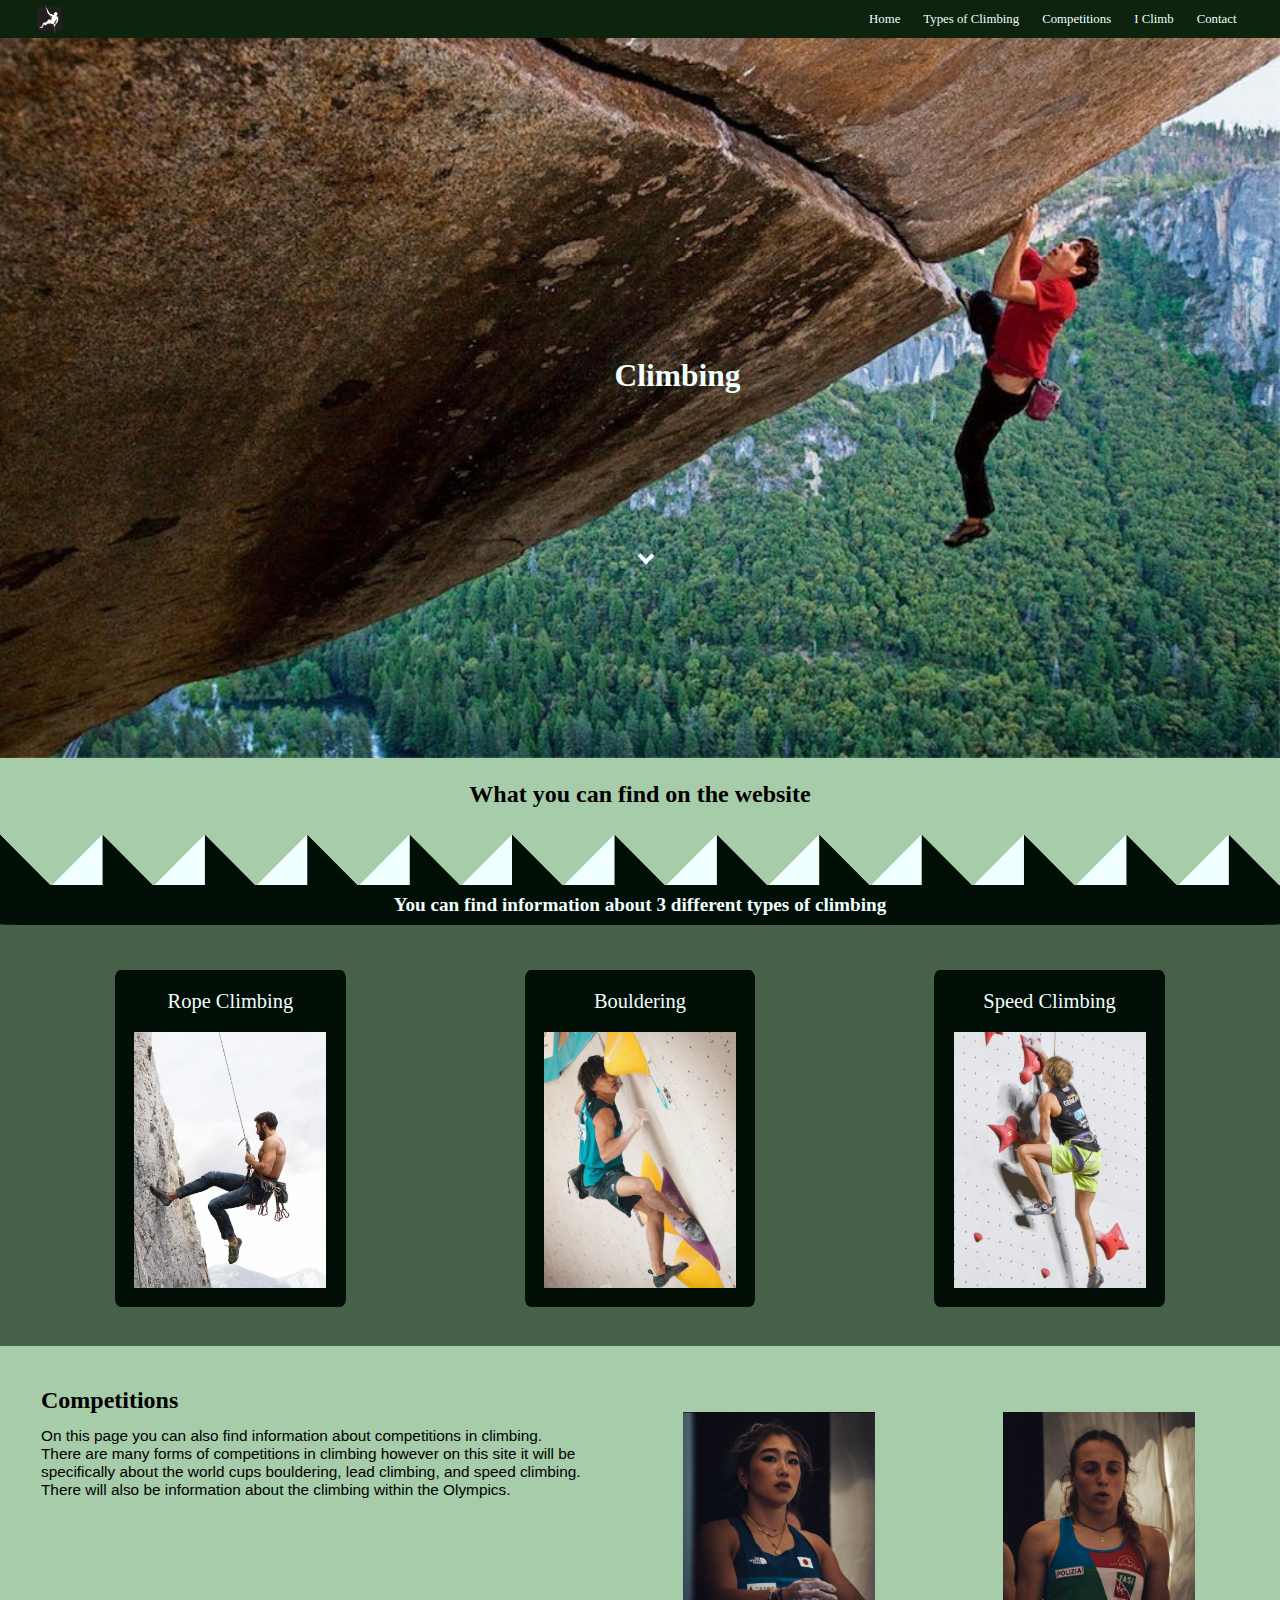
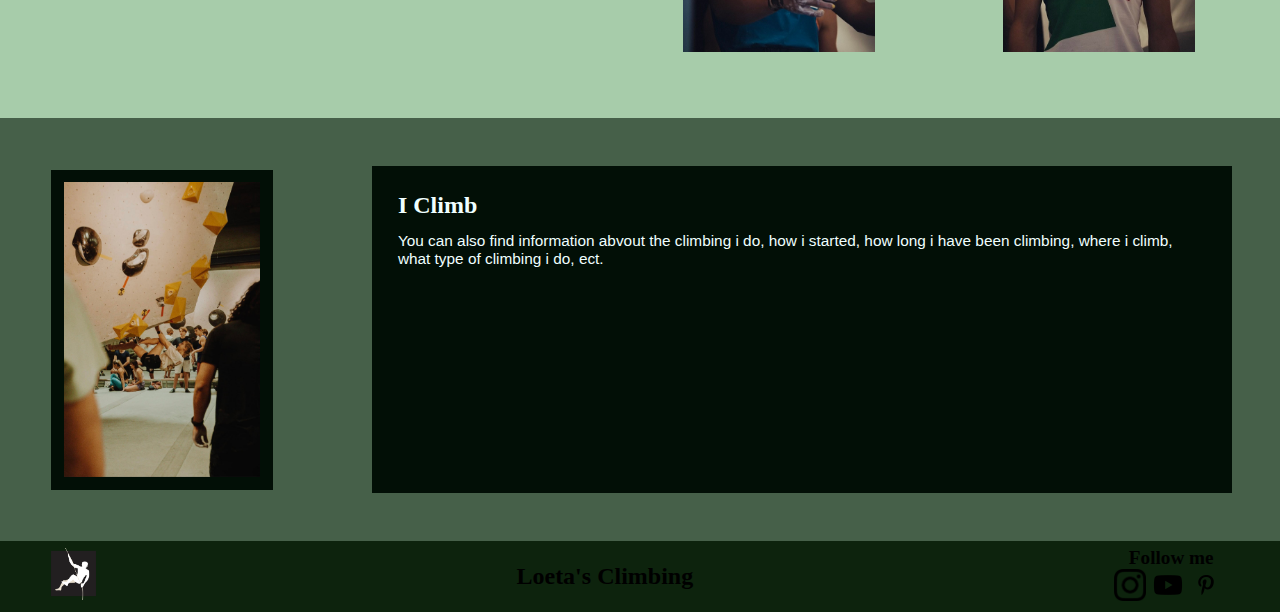
<file: index.html>
<!DOCTYPE html>
<html lang="en">
<head>
    <meta charset="UTF-8">
    <meta name="viewport" content="width=device-width, initial-scale=1.0">
    <link rel="stylesheet" href="style.css">
    <title>Home - Loeta</title>
</head>

<body>
    <!--header-->
    <header>
        <!--navigatie-->
        <nav>
            <a href="index.html"><img src="images/logo.png" alt="logo"></a>
            <ul>
                <li><a href="contact.html">Contact</a></li>
                <li><a href="iclimb.html">I Climb</a></li>
                <li><a href="competition.html">Competitions</a></li>
                <li><a href="climbing.html">Types of Climbing</a></li>
                <li><a href="index.html">Home</a></li>
            </ul>
        </nav>
    </header>

    <!--main-->
    <main>
        <section class="hero">
            <img src="images/climbing_1.jpg" alt="Alex Honnold free soloing El Capitan" >
            <h1>Climbing</h1>
            <i class="arrow"></i>
        </section>
        

        <section class="home-text-box">
            <h2> What you can find on the website</h2>
        </section> 

        <section class="home-types-of-climbing">
            <h3>You can find information about 3 different types of climbing</h3>
            <ul>
                <li><a href="climbing.html">Rope Climbing <img src="images/climbing_3.jpeg" alt="rope climbing"></a></li>
                <li><a href="climbing.html">Bouldering <img src="images/climbing_4.jpeg" alt="yoshiyuki ogata bouldering"></a></li>
                <li><a href="climbing.html">Speed Climbing <img src="images/climbing_5.jpeg" alt="speed climbing"></a></li>
            </ul>
        </section>

        <section class="home-competitions">
            <div>
                <a href="competition.html">Competitions</a>
                <p>
                    On this page you can also find information about competitions
                    in climbing. <br> There are many forms of competitions in climbing
                    however on this site it will be <br> specifically about the world cups
                    bouldering, lead climbing, and speed climbing. <br> There will also 
                    be information about the climbing within the Olympics. 
                </p>
            </div>
            <img src="images/climbing_9.jpeg" alt="nonaka miho">
            <img src="images/climbing_13.jpeg" alt="Camilla Moroni">
        </section>

        <section class="home-me">
            <img src="images/loeta_climbing_1.jpeg" alt="loeta climbing">
            <div>
                <a href="iclimb.html">I Climb</a>
                <p>
                    You can also find information abvout the climbing i do,
                    how i started, how long i have been climbing, where i climb,
                    what type of climbing i do, ect.
                </p>
            </div>
        </section>
    </main>

    <!--footer-->
    <footer>
        <a href="index.html"><img src="images/logo.png" alt="logo"></a>
        <h2>Loeta's Climbing</h2>
        <div>
            <h3>Follow me</h3>
            <ul>
                <li> <a href="https://www.instagram.com/loetaaarden/" target="_blank"><img src="images/Instagram-logo.png" alt="instagram"></a></li>
                <li> <a href="https://www.youtube.com/channel/UCgbvkBoCpEAy3pnbHzptwwg" target="_blank"><img src="images/youtube-icon.png" alt="youtube"></a></li>
                <li> <a href="https://nl.pinterest.com/loetaaarden5/" target="_blank"><img src="images/pinterest-icon.png" alt="pinterest"></a></li>
            </ul>
        </div>
    </footer>
</body>
</html>
</file>
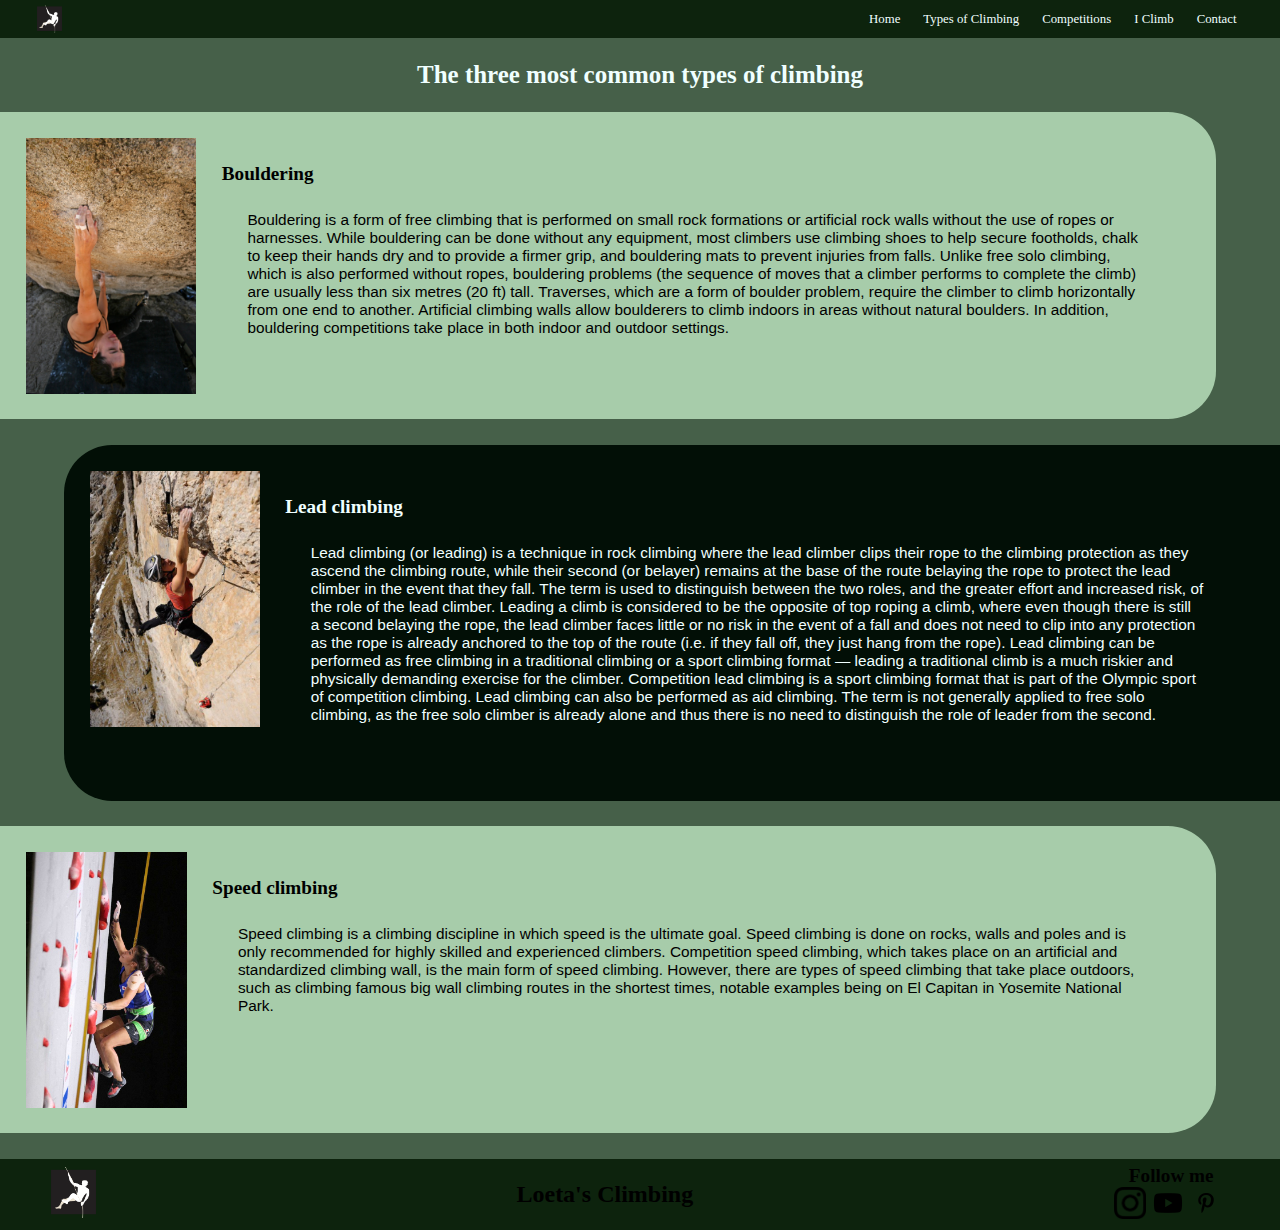
<file: climbing.html>
<!DOCTYPE html>
<html lang="en">
<head>
    <meta charset="UTF-8">
    <meta name="viewport" content="width=device-width, initial-scale=1.0">
    <link rel="stylesheet" href="style.css">
    <title>Klimmen</title>
</head>
<body>
    <!--header-->
    <header>
        <!--navigatie-->
        <nav>
            <a href="index.html"><img src="images/logo.png" alt="logo"></a>
            <ul>
                <li><a href="contact.html">Contact</a></li>
                <li><a href="iclimb.html">I Climb</a></li>
                <li><a href="competition.html">Competitions</a></li>
                <li><a href="climbing.html">Types of Climbing</a></li>
                <li><a href="index.html">Home</a></li>
            </ul>
        </nav>
    </header>

    <!--main-->
    <main>
        <section class="climbing-text">
            <h2>The three most common types of climbing</h2>
        </section>

        <section class="climbing-bouldering">
            <img src="images/climbing_6.jpg" alt="bouldering">
            <div>
                <h3>Bouldering</h3>
                <p>Bouldering is a form of free climbing that is
                performed on small rock formations or artificial 
                rock walls without the use of ropes or harnesses.
                While bouldering can be done without any equipment,
                most climbers use climbing shoes to help secure footholds, 
                chalk to keep their hands dry and to provide a firmer grip, 
                and bouldering mats to prevent injuries from falls. 
                Unlike free solo climbing, which is also performed without ropes, 
                bouldering problems (the sequence of moves that a climber performs 
                to complete the climb) are usually less than six metres (20 ft) tall. 
                Traverses, which are a form of boulder problem, 
                require the climber to climb horizontally from one end to another.
                Artificial climbing walls allow boulderers to climb indoors 
                in areas without natural boulders. 
                In addition, bouldering competitions take place in both 
                indoor and outdoor settings.</p>
            </div>
        </section>

        <section class="climbing-lead">
            <img src="images/climbing_7.jpg" alt="lead climbing">
            <div>
                <h3>Lead climbing</h3>
                <p>Lead climbing (or leading) is a technique in 
                rock climbing where the lead climber clips their 
                rope to the climbing protection as they ascend the 
                climbing route, while their second (or belayer) remains
                at the base of the route belaying the rope to protect
                the lead climber in the event that they fall. 
                The term is used to distinguish between the two roles, 
                and the greater effort and increased risk, of the role 
                of the lead climber.
                Leading a climb is considered to be the opposite of 
                top roping a climb, where even though there is still 
                a second belaying the rope, the lead climber faces 
                little or no risk in the event of a fall and does not 
                need to clip into any protection as the rope is already 
                anchored to the top of the route (i.e. if they fall off, 
                they just hang from the rope).
                Lead climbing can be performed as free climbing 
                in a traditional climbing or a sport climbing format — 
                leading a traditional climb is a much riskier and 
                physically demanding exercise for the climber. 
                Competition lead climbing is a sport climbing 
                format that is part of the Olympic sport of competition 
                climbing. Lead climbing can also be performed as aid 
                climbing. The term is not generally applied to free solo 
                climbing, as the free solo climber is already alone and 
                thus there is no need to distinguish the role of leader 
                from the second.</p>
            </div>
        </section>

        <section class="climbing-speed">
            <img src="images/climbing_8.jpg" alt="speed climbing">
            <div>
                <h3>Speed climbing</h3>
                <p>Speed climbing is a climbing discipline 
                in which speed is the ultimate goal.
                Speed climbing is done on rocks, walls and poles 
                and is only recommended for highly skilled and 
                experienced climbers.
                Competition speed climbing, 
                which takes place on an artificial and standardized 
                climbing wall, is the main form of speed climbing. 
                However, there are types of speed climbing that take 
                place outdoors, such as climbing famous big wall 
                climbing routes in the shortest times, notable examples 
                being on El Capitan in Yosemite National Park.</p>
            </div>
        </section>
    </main>

    <!--footer-->
    <footer>
        <a href="index.html"><img src="images/logo.png" alt="logo"></a>
        <h2>Loeta's Climbing</h2>
        <div>
            <h3>Follow me</h3>
            <ul>
                <li> <a href="https://www.instagram.com/loetaaarden/" target="_blank"><img src="images/Instagram-logo.png" alt="instagram"></a></li>
                <li> <a href="https://www.youtube.com/channel/UCgbvkBoCpEAy3pnbHzptwwg" target="_blank"><img src="images/youtube-icon.png" alt="youtube"></a></li>
                <li> <a href="https://nl.pinterest.com/loetaaarden5/" target="_blank"><img src="images/pinterest-icon.png" alt="pinterest"></a></li>
            </ul>
        </div>
    </footer>

</body>
</html>
</file>
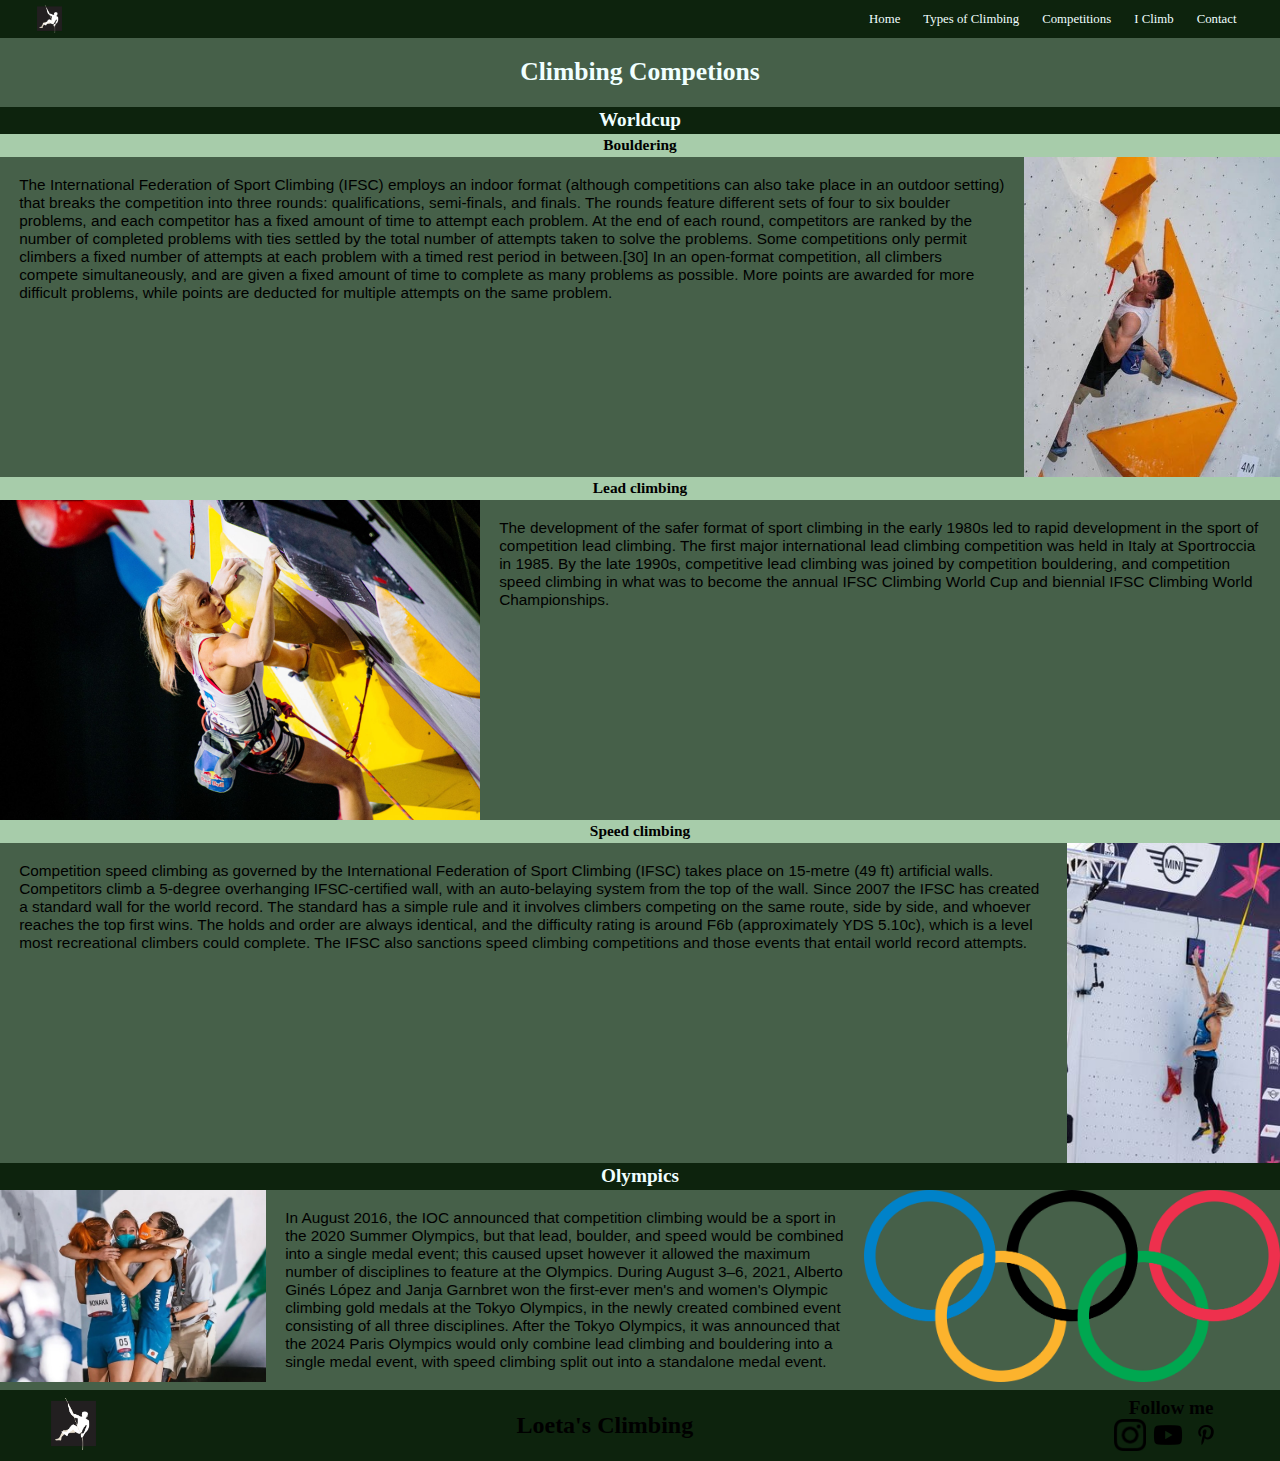
<file: competition.html>
<!DOCTYPE html>
<html lang="en">
<head>
    <meta charset="UTF-8">
    <meta name="viewport" content="width=device-width, initial-scale=1.0">
    <link rel="stylesheet" href="style.css">
    <title>Klimmen</title>
</head>
<body>
    <!--header-->
    <header>
        <!--navigatie-->
        <nav>
            <a href="index.html"><img src="images/logo.png" alt="logo"></a>
            <ul>
                <li><a href="contact.html">Contact</a></li>
                <li><a href="iclimb.html">I Climb</a></li>
                <li><a href="competition.html">Competitions</a></li>
                <li><a href="climbing.html">Types of Climbing</a></li>
                <li><a href="index.html">Home</a></li>
            </ul>
        </nav>
    </header>

    <!--main-->
    <main>
        <section class="competitions">
            <h2>Climbing Competions</h2>
            <h3>Worldcup</h3>

            <section class="competitions-worldcup">
                <h4>Bouldering</h4>

                <div>
                    <img src="images/climbing_10.jpeg" alt="bouldering">
                    <p>The International Federation of Sport Climbing (IFSC)
                        employs an indoor format (although competitions can also 
                        take place in an outdoor setting) that breaks the competition 
                        into three rounds: qualifications, semi-finals, and finals. 
                        The rounds feature different sets of four to six boulder 
                        problems, and each competitor has a fixed amount of time to 
                        attempt each problem. At the end of each round, competitors 
                        are ranked by the number of completed problems with ties 
                        settled by the total number of attempts taken to solve the 
                        problems.
                        Some competitions only permit climbers a fixed number of 
                        attempts at each problem with a timed rest period in 
                        between.[30] In an open-format competition, all climbers 
                        compete simultaneously, and are given a fixed amount of 
                        time to complete as many problems as possible. 
                        More points are awarded for more difficult problems, 
                        while points are deducted for multiple attempts on the 
                        same problem.
                    </p>
                </div>

                <h4>Lead climbing</h4>

                <div>
                    <p>
                        The development of the safer format of sport 
                        climbing in the early 1980s led to rapid development 
                        in the sport of competition lead climbing. 
                        The first major international lead climbing 
                        competition was held in Italy at Sportroccia in 1985. 
                        By the late 1990s, competitive lead climbing was joined 
                        by competition bouldering, and competition speed 
                        climbing in what was to become the annual IFSC 
                        Climbing World Cup and biennial IFSC Climbing 
                        World Championships.
                    </p>
                    <img src="images/climbing_2.jpg" alt="Janja Garnbret in the lead climbing worldcup">
                </div>

                <h4>Speed climbing</h4>
                    
                <div>
                    <img src="images/climbing_11.jpg" alt="Speed Climbing">
                    <p>Competition speed climbing as governed by the 
                        International Federation of Sport Climbing (IFSC) 
                        takes place on 15-metre (49 ft) artificial walls. 
                        Competitors climb a 5-degree overhanging IFSC-certified 
                        wall, with an auto-belaying system from the top of the 
                        wall.
                        Since 2007 the IFSC has created a standard wall for the 
                        world record. The standard has a simple rule and it 
                        involves climbers competing on the same route, 
                        side by side, and whoever reaches the top first wins.
                        The holds and order are always identical, and the 
                        difficulty rating is around F6b (approximately YDS 5.10c), 
                        which is a level most recreational climbers could complete. 
                        The IFSC also sanctions speed climbing competitions 
                        and those events that entail world record attempts.
                    </p>
                </div>
            </section>

            <h3>Olympics</h3>

            <section class="competitions-olympics">
                <div>
                    <img src="images/Olympics.svg.png" alt="olympics rings">
                    <p>In August 2016, the IOC announced that competition 
                        climbing would be a sport in the 2020 Summer Olympics, 
                        but that lead, boulder, and speed would be combined into
                        a single medal event; this caused upset however it 
                        allowed the maximum number of disciplines to feature 
                        at the Olympics. During August 3–6, 2021, 
                        Alberto Ginés López and Janja Garnbret won the first-ever 
                        men's and women's Olympic climbing gold medals at the Tokyo 
                        Olympics, in the newly created combined event consisting of 
                        all three disciplines.
                        After the Tokyo Olympics, it was announced that the 
                        2024 Paris Olympics would only combine lead climbing 
                        and bouldering into a single medal event, with speed 
                        climbing split out into a standalone medal event.
                    </p>
                    <img src="images/climbing_12.jpeg" alt="Janja Garnbret wins the olympics">
                </div>
            </section>
        </section>
    </main>

    <!--footer-->
    <footer>
        <a href="index.html"><img src="images/logo.png" alt="logo"></a>
        <h2>Loeta's Climbing</h2>
        <div>
            <h3>Follow me</h3>
            <ul>
                <li> <a href="https://www.instagram.com/loetaaarden/" target="_blank"><img src="images/Instagram-logo.png" alt="instagram"></a></li>
                <li> <a href="https://www.youtube.com/channel/UCgbvkBoCpEAy3pnbHzptwwg" target="_blank"><img src="images/youtube-icon.png" alt="youtube"></a></li>
                <li> <a href="https://nl.pinterest.com/loetaaarden5/" target="_blank"><img src="images/pinterest-icon.png" alt="pinterest"></a></li>
            </ul>
        </div>
    </footer>
</body>
</html>
</file>
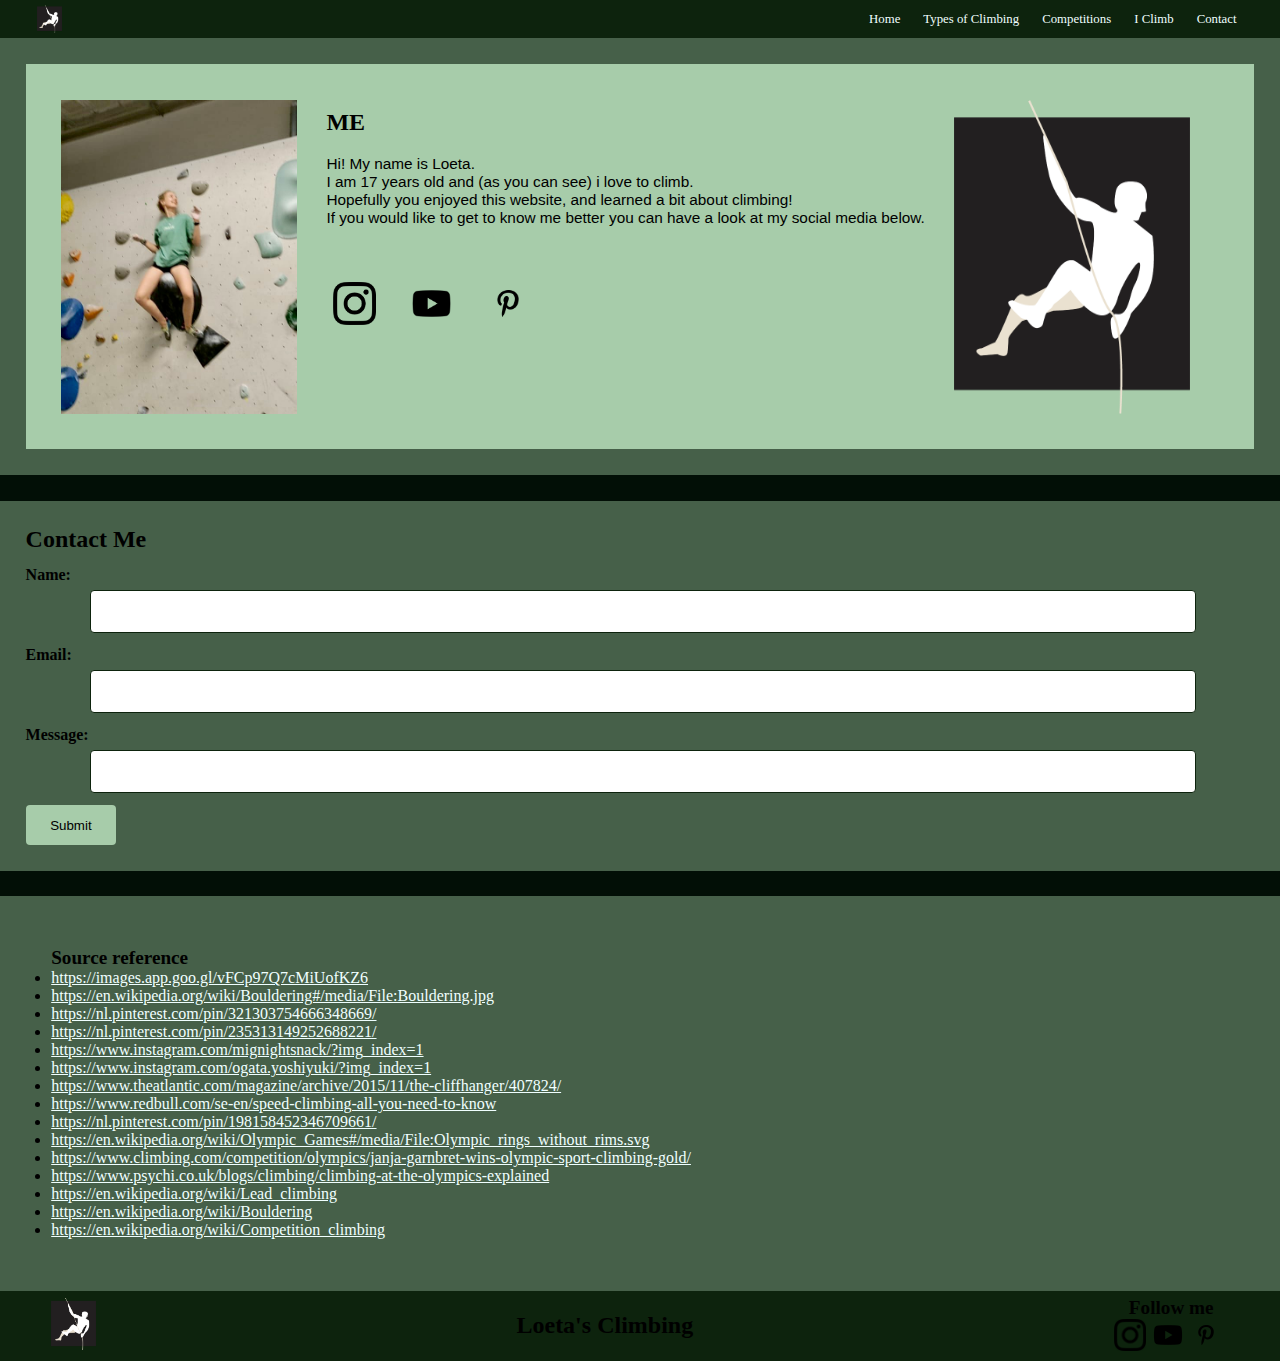
<file: contact.html>
<!DOCTYPE html>
<html lang="en">
<head>
    <meta charset="UTF-8">
    <meta name="viewport" content="width=device-width, initial-scale=1.0">
    <link rel="stylesheet" href="style.css">
    <title>Contact</title>
</head>
<body>
    <!--header-->
    <header>
        <!--navigatie-->
        <nav>
            <a href="index.html"><img src="images/logo.png" alt="logo"></a>
            <ul>
                <li><a href="contact.html">Contact</a></li>
                <li><a href="iclimb.html">I Climb</a></li>
                <li><a href="competition.html">Competitions</a></li>
                <li><a href="climbing.html">Types of Climbing</a></li>
                <li><a href="index.html">Home</a></li>
            </ul>
        </nav>
    </header>

    <!--main-->
    <main>
        <section class="contact-aboutme">
            <img src="images/loeta_climbing_11.jpg" alt="a picture of me">
            <div class="contact-about-text">
                <h2>ME</h2>
                <p>Hi! My name is Loeta. <br>
                    I am 17 years old and (as you can see) i love to climb. <br>
                    Hopefully you enjoyed this website, and learned a bit about climbing! <br>
                    If you would like to get to know me better you can 
                    have a look at my social media below.
                </p>
                <ul>
                    <li> <a href="https://www.instagram.com/loetaaarden/" target="_blank"><img src="images/Instagram-logo.png" alt="instagram"></a></li>
                    <li> <a href="https://www.youtube.com/channel/UCgbvkBoCpEAy3pnbHzptwwg" target="_blank"><img src="images/youtube-icon.png" alt="youtube"></a></li>
                    <li> <a href="https://nl.pinterest.com/loetaaarden5/" target="_blank"><img src="images/pinterest-icon.png" alt="pinterest"></a></li>
                </ul>
            </div>
            <img src="images/logo.png" alt="logo">
        </section>

        <div class="line">
        </div>

        <section class="contact-me">
            <h2>Contact Me</h2>
            <form action="mailto:loetaaarden@example.com" method="post">
                <div class="name">
                    <h4>Name:</h4>
                    <input type="text" name="name" required>
                </div>
                <div class="email">
                    <h4>Email:</h4>
                    <input type="email" name="email" required>
                </div>
                <div class="message">
                    <h4>Message:</h4>
                    <input type="email" name="message" required>
                </div>
                <div class="button">
                    <input type="submit" value="Submit">
                </div>
            </form>
        </section>

        <div class="line">
        </div>

        <section class="source-reference">
            <h3>Source reference</h3>
            <ul>
                <li><a href="https://images.app.goo.gl/vFCp97Q7cMiUofKZ6" target="_blank">https://images.app.goo.gl/vFCp97Q7cMiUofKZ6</a></li>
                <li><a href="https://en.wikipedia.org/wiki/Bouldering#/media/File:Bouldering.jpg" target="_blank">https://en.wikipedia.org/wiki/Bouldering#/media/File:Bouldering.jpg</a></li>
                <li><a href="https://nl.pinterest.com/pin/321303754666348669/" target="_blank">https://nl.pinterest.com/pin/321303754666348669/</a></li>
                <li><a href="https://nl.pinterest.com/pin/235313149252688221/" target="_blank">https://nl.pinterest.com/pin/235313149252688221/</a></li>
                <li><a href="https://www.instagram.com/mignightsnack/?img_index=1" target="_blank">https://www.instagram.com/mignightsnack/?img_index=1</a></li>
                <li><a href="https://www.instagram.com/ogata.yoshiyuki/?img_index=1" target="_blank">https://www.instagram.com/ogata.yoshiyuki/?img_index=1</a></li>
                <li><a href="https://www.theatlantic.com/magazine/archive/2015/11/the-cliffhanger/407824/" target="_blank">https://www.theatlantic.com/magazine/archive/2015/11/the-cliffhanger/407824/</a></li>
                <li><a href="https://www.redbull.com/se-en/speed-climbing-all-you-need-to-know" target="_blank">https://www.redbull.com/se-en/speed-climbing-all-you-need-to-know</a></li>
                <li><a href="https://nl.pinterest.com/pin/198158452346709661/" target="_blank">https://nl.pinterest.com/pin/198158452346709661/</a></li>
                <li><a href="https://en.wikipedia.org/wiki/Olympic_Games#/media/File:Olympic_rings_without_rims.svg" target="_blank">https://en.wikipedia.org/wiki/Olympic_Games#/media/File:Olympic_rings_without_rims.svg</a></li>
                <li><a href="https://www.climbing.com/competition/olympics/janja-garnbret-wins-olympic-sport-climbing-gold/" target="_blank">https://www.climbing.com/competition/olympics/janja-garnbret-wins-olympic-sport-climbing-gold/</a></li>
                <li><a href="https://www.psychi.co.uk/blogs/climbing/climbing-at-the-olympics-explained" target="_blank">https://www.psychi.co.uk/blogs/climbing/climbing-at-the-olympics-explained</a></li>
                <li><a href="https://en.wikipedia.org/wiki/Lead_climbing" target="_blank">https://en.wikipedia.org/wiki/Lead_climbing</a></li>
                <li><a href="https://en.wikipedia.org/wiki/Bouldering" target="_blank">https://en.wikipedia.org/wiki/Bouldering</a></li>
                <li><a href="https://en.wikipedia.org/wiki/Competition_climbing" target="_blank">https://en.wikipedia.org/wiki/Competition_climbing</a></li>
            </ul>
        </section>
    </main>

    <!--footer-->
    <footer>
        <a href="index.html"><img src="images/logo.png" alt="logo"></a>
        <h2>Loeta's Climbing</h2>
        <div>
            <h3>Follow me</h3>
            <ul>
                <li> <a href="https://www.instagram.com/loetaaarden/" target="_blank"><img src="images/Instagram-logo.png" alt="instagram"></a></li>
                <li> <a href="https://www.youtube.com/channel/UCgbvkBoCpEAy3pnbHzptwwg" target="_blank"><img src="images/youtube-icon.png" alt="youtube"></a></li>
                <li> <a href="https://nl.pinterest.com/loetaaarden5/" target="_blank"><img src="images/pinterest-icon.png" alt="pinterest"></a></li>
            </ul>
        </div>
    </footer>
</body>
</html>
</file>
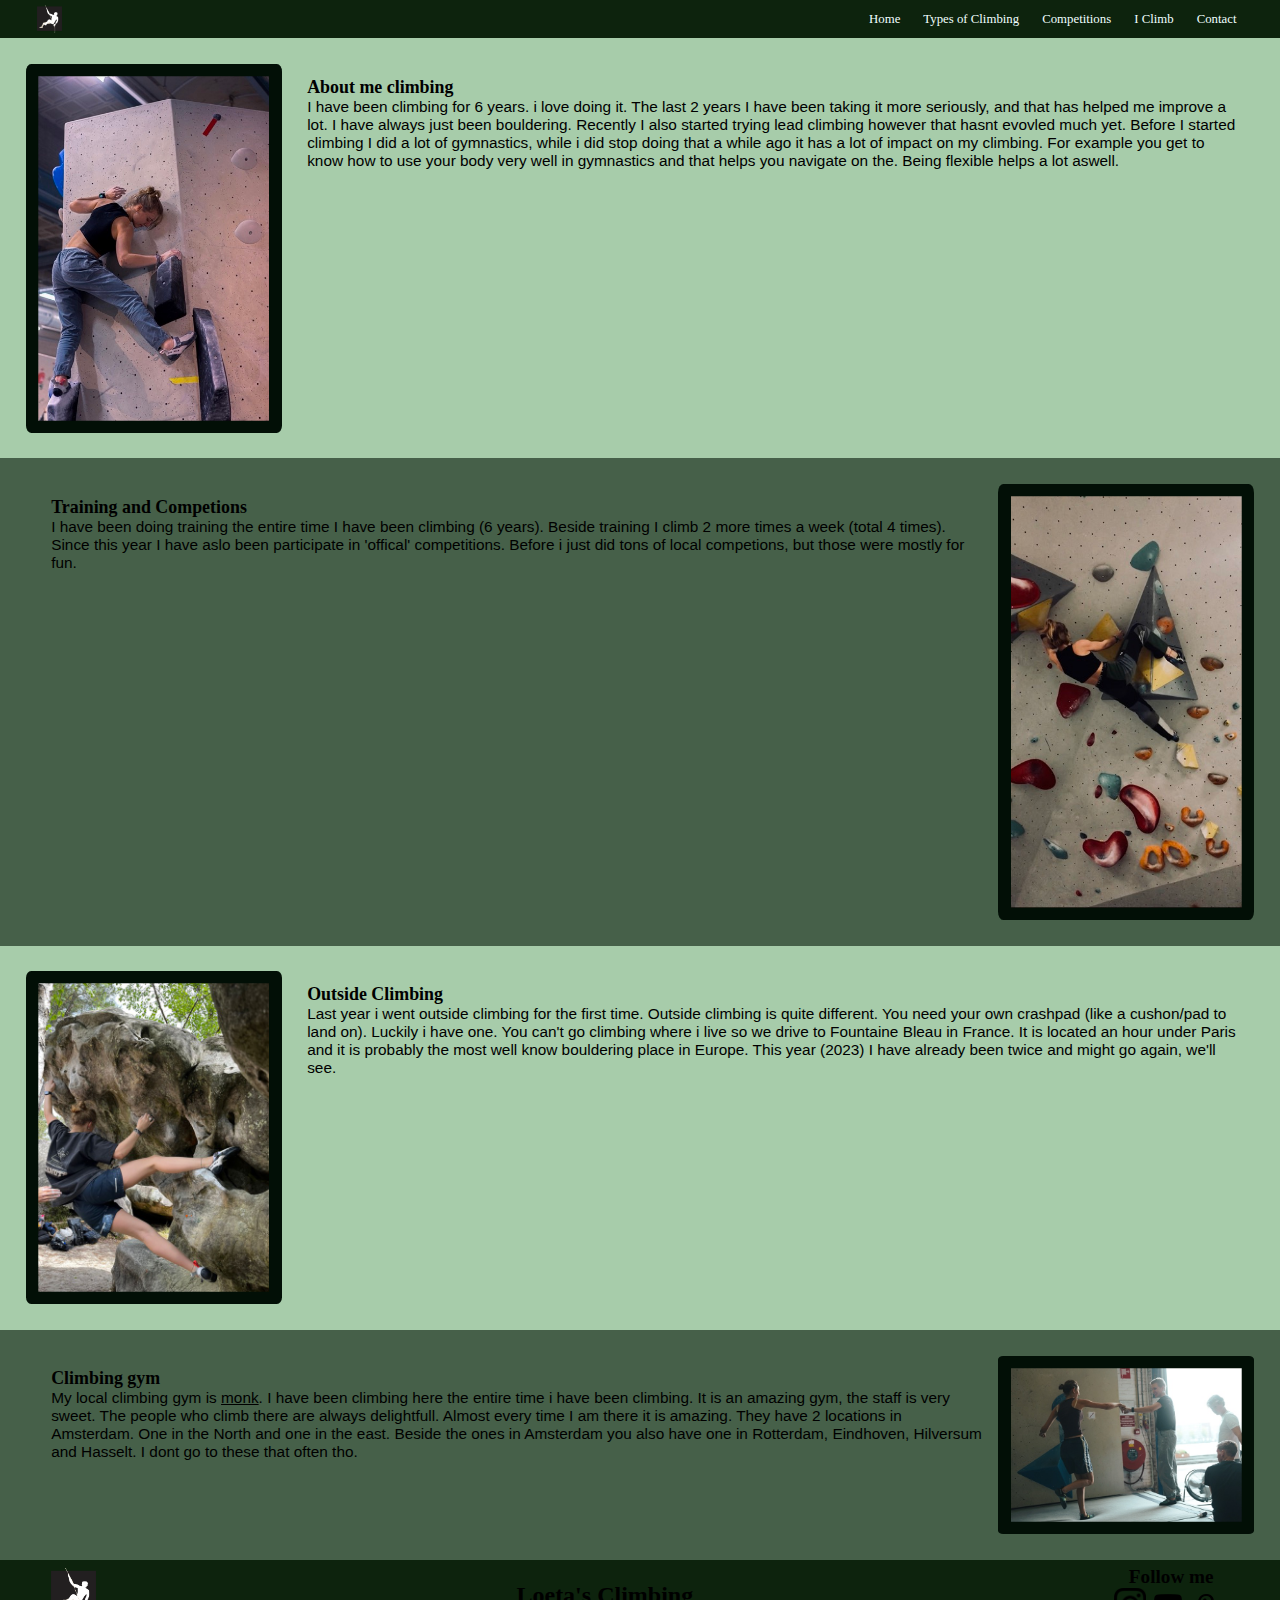
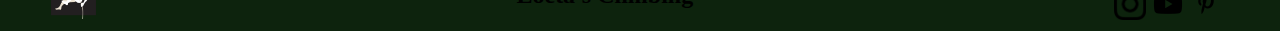
<file: iclimb.html>
<!DOCTYPE html>
<html lang="en">
<head>
    <meta charset="UTF-8">
    <meta name="viewport" content="width=device-width, initial-scale=1.0">
    <link rel="stylesheet" href="style.css">
    <title>About</title>
</head>
<body>
    <!--header-->
    <header>
        <!--navigatie-->
        <nav>
            <a href="index.html"><img src="images/logo.png" alt="logo"></a>
            <ul>
                <li><a href="contact.html">Contact</a></li>
                <li><a href="iclimb.html">I Climb</a></li>
                <li><a href="competition.html">Competitions</a></li>
                <li><a href="climbing.html">Types of Climbing</a></li>
                <li><a href="index.html">Home</a></li>
            </ul>
        </nav>
    </header>

    <!--main-->
    <main>
        <section class="iclimb-me-1">
            <img src="images/loeta_climbing_5.jpeg" alt="Loeta climbing">
            <div>
                <h2>About me climbing</h2>
                <p> I have been climbing for 6 years.
                    i love doing it. 
                    The last 2 years I have been taking it more seriously, 
                    and that has helped me improve a lot. 
                    I have always just been bouldering. 
                    Recently I also started trying lead climbing however that hasnt evovled much yet.
                    Before I started climbing I did a lot of gymnastics,
                    while i did stop doing that a while ago it has a lot of impact on my climbing.
                    For example you get to know how to use your body very well in
                    gymnastics and that helps you navigate on the. 
                    Being flexible helps a lot aswell.
                </p>
            </div>
        </section>

        <section class="iclimb-me-2">
            <img src="images/loeta_climbing_6.jpeg" alt="Loeta climbing">
            <div>
                <h2>Training and Competions</h2>
                <p> I have been doing training the entire time I have been 
                    climbing (6 years). Beside training I climb 2 more times
                    a week (total 4 times). Since this year I have aslo been 
                    participate in 'offical' competitions. Before i just did tons 
                    of local competions, but those were mostly for fun. 
                </p>
            </div>
        </section>

        <section class="iclimb-me-3">
            <img src="images/loeta_climbing_3.jpeg" alt="Loeta climbing">
            <div>
                <h2>Outside Climbing</h2>
                <p> Last year i went outside climbing for 
                    the first time. Outside climbing is quite different.
                    You need your own crashpad (like a cushon/pad to land on).
                    Luckily i have one. 
                    You can't go climbing where i live so we drive to
                    Fountaine Bleau in France. It is located an hour under
                    Paris and it is probably the most well know bouldering
                    place in Europe. 
                    This year (2023) I have already been twice and might go again, 
                    we'll see.
                </p>
            </div>
        </section>

        <section class="iclimb-me-4">
            <img src="images/loeta_climbing_12.jpeg" alt="Loeta">
            <div>
                <h2>Climbing gym</h2>
                <p> My local climbing gym is <a href="https://monk.nl/amsterdam/" target="_blank">monk</a>.
                    I have been climbing here the entire time i have been climbing. 
                    It is an amazing gym, the staff is very sweet.
                    The people who climb there are always delightfull. 
                    Almost every time I am there it is amazing. 
                    They have 2 locations in Amsterdam. One in the North and one in the east.
                    Beside the ones in Amsterdam you also have one in Rotterdam, 
                    Eindhoven, Hilversum and Hasselt. I dont go to these that often tho. 
                </p>
            </div>
        </section>

    </main>

    <!--footer-->
    <footer>
        <a href="index.html"><img src="images/logo.png" alt="logo"></a>
        <h2>Loeta's Climbing</h2>
        <div>
            <h3>Follow me</h3>
            <ul>
                <li> <a href="https://www.instagram.com/loetaaarden/" target="_blank"><img src="images/Instagram-logo.png" alt="instagram"></a></li>
                <li> <a href="https://www.youtube.com/channel/UCgbvkBoCpEAy3pnbHzptwwg" target="_blank"><img src="images/youtube-icon.png" alt="youtube"></a></li>
                <li> <a href="https://nl.pinterest.com/loetaaarden5/" target="_blank"><img src="images/pinterest-icon.png" alt="pinterest"></a></li>
            </ul>
        </div>
    </footer>
</body>
</html>
</file>
<file: style.css>
* {
    padding: 0px;
    margin: 0px;
    box-sizing: border-box;
}

p {
    font-family: 'Segoe UI', Tahoma, Geneva, Verdana, sans-serif;
    font-size: 1.2vw;
}

h3 {
    font-size: 1.5vw;
}

/* navigatie */
nav {
    margin: 0;
    padding: 0;
    overflow: hidden;
    background-color: #0d230d;
}

nav ul {
    list-style-type: none;
}

nav li {
    float: right;
}
  
nav li a {
    text-decoration: none;
    display: inline-block;
    color: azure;
    text-align: center;
    padding: 0.9vw;
    font-size: 1vw;
}

nav li:first-of-type {
    margin-right: 2.5%;
}

nav img {
    float: left;
    padding: 5px;
    margin-left: 2.5%;
    max-width: 2.7vw;
}
  
nav a:hover {
    background-color: #020f06;
}

/* main */

body {
    background-color: #466049;
}

/* home */

.hero img {
    width: 100%;
}

.hero {
    background-color: #a7ccaa;
    position: relative;
}

.hero h1 {
    font-size: 3.5vmin;
    color:azure;
    position: absolute;
    top: 25vw;
    left: 48%;
}

.hero i {
    border: solid azure;
    border-width: 0 4px 4px 0;
    padding: 4px;
    transform: rotate(45deg);
    position: absolute;
    top: 40vw;
    left: 50%;
}

.home-text-box {
    background-color: #a7ccaa;
    padding: 1.5% 0% 6% 0%; 
    text-align: center;
}

.home-text-box::before {
    background: linear-gradient(-45deg, azure 3vw, transparent 0), linear-gradient(45deg, #020f06 3vw, transparent 0);
    background-repeat: repeat-x;
    background-size: 8vw 8vw;
    content: " ";
    display: block;
    position: absolute;
    width: 100%;
    height: 50%;
    margin-top: 0.5vw;
}

.home-types-of-climbing ul{
    display: flex;
    padding: 2%;
    text-align: center;
    justify-content: space-around;
    list-style-type: none;
}

.home-types-of-climbing {
    position: relative;
}

.home-types-of-climbing a {
    text-decoration: none;
    list-style-type: none;
    display: inline-flex;
    padding: 1.5vw;
    font-size: 1.6vw;
    background-color: #020f06;
    color: azure;
    border-radius: 2.5%;
    flex-direction: column;
}

.home-types-of-climbing h3 {
    display: flex;
    justify-content: center;
    padding: 1vmin;
    background-color: #020f06;
    color: azure;
    margin-bottom: 20px;
    border-radius: 2.5%;
}

.home-types-of-climbing img {
    padding-top: 10%;
    max-width: 15vw;
}

.home-types-of-climbing li:hover {
    transform: scale(1.1) rotate(10deg);
}

.home-competitions {
    background-color: #a7ccaa;
    padding: 2vmin;
    text-align: left;
    padding: 3.2vw;
    color: black;
    display: flex;
    flex-direction: row;
    margin-top: 1%;
}

.home-competitions a, .home-me a {
    text-decoration: none;
    font-weight: bold;
    color: black;
    font-size: 1.5em;
}

@keyframes hovertext {
    0% {
        color: #020f06;
    }

    50% {
        color: #466049;
    }

    100% {
        color: azure;
    }
}

.home-competitions a:hover, .home-me a:hover {
    animation-name: hovertext;
    animation-duration: 1s;
    animation-timing-function: 
    ease-in-out;
        animation-delay: .5s;
        animation-iteration-count: 
    infinite;
        animation-direction: 
    alternate;
}

.home-competitions p, .home-me p {
    padding-top: 1vw;
}

.home-competitions img{
    max-width: 15vw;
    margin: 2vw;
    margin-left: 8vw;
}

.home-me a {
    color: azure;
}

.home-me {
    display: inline-flex;
    flex-direction: row;
    color: azure;
}

.home-me img{
    background-color: #020f06;
    padding: 1vw;
    margin: 4vw;
    max-width: 18vw;
    max-height: 25vw;
}

.home-me div{
    padding: 2vw;
    text-align: left;
    background-color: #020f06;
    display: flex;
    flex-direction: column;
    margin: 3em;
}

/* climbing */

.climbing-text {
    display: flex;
    justify-content: center;
    padding: 1.8%;
    font-size: 1.3vw;
    color: azure;
}

.climbing-bouldering, .climbing-lead, .climbing-speed {
    padding: 2%;
    display: flex;
    margin-bottom: 2%;
}

.climbing-bouldering, .climbing-speed {
    background-color: #a7ccaa;
    margin-right: 5%;
    border-top-right-radius: 3rem;
    border-bottom-right-radius: 3rem;
}


.climbing-lead {
    background-color: #020f06;
    color: azure;
    margin-left: 5%;
    border-bottom-left-radius: 3rem;
    border-top-left-radius: 3rem;
}

.climbing-lead img, .climbing-bouldering img, .climbing-speed img {
    max-width: 15vw;
    max-height: 20vw;
}

.climbing-lead :nth-child(2), .climbing-bouldering :nth-child(2), .climbing-speed :nth-child(2) {
    margin: 2vw;
}

/* competitions */

.competitions h2 {
    color: azure;
    margin: 1.5%;
    text-align: center;
    font-size: 2vw;
}

.competitions h3 {
    background-color: #0d230d;
    padding: 0.2vw;
    text-align: center;
    color: azure;
}

.competitions h4 {
    background-color: #a7ccaa;
    padding: 0.2vw;
    text-align: center;
    font-size: 1.2vw;
}

.competitions p {
    padding: 1.5vw;
}

.competitions-worldcup img {
    max-height: 25vw;
}

.competitions div{
    display: flex;
    flex-direction: row-reverse;
}

.competitions-olympics img {
    max-height: 15vw;
}

/* i climb */

.iclimb-me-1 h2, .iclimb-me-2 h2, .iclimb-me-3 h2, .iclimb-me-4 h2 {
    font-size: 1.4vw;
}

.iclimb-me-1, .iclimb-me-2, .iclimb-me-3, .iclimb-me-3, .iclimb-me-4 {
    padding: 2%;
    display: flex;
}

.iclimb-me-1, .iclimb-me-3 {
    background-color: #a7ccaa;
}

.iclimb-me-1 img, .iclimb-me-3 img {
    max-width: 20vw;
    padding: 1%;
    background-color: #020f06;
    border-radius: 2%;
}

.iclimb-me-1 div, .iclimb-me-2 div, .iclimb-me-3 div, .iclimb-me-4 div {
    margin: 1vw;
    margin-left: 2vw;
}

.iclimb-me-2, .iclimb-me-4 {
    background-color: #466049;
    justify-content: right;
    flex-direction: row-reverse;
}

.iclimb-me-2 img, .iclimb-me-4 img {
    max-width: 20vw;
    padding: 1%;
    background-color: #020f06;
    border-radius: 2%;
    margin: 0%;
}

.iclimb-me-4 a {
    color: black;
}

/* contact */

.contact-aboutme {
    margin: 2vw;
    background-color: #a7ccaa;
    padding: 2vw;
    display: flex;
    flex-direction: row;
    justify-content: flex-start;
}

.contact-aboutme img {
    max-width: 20vw;
    padding: 0.8vw;
}

.contact-about-text h2, .contact-about-text p{
    margin: 1.5vw;
}

.contact-about-text p, .contact-about-text a {
    margin-top: 1.5vw;
}

.contact-about-text img {
    background-color: #a7ccaa;
    max-width: 5vw;
}

.contact-about-text ul {
    list-style-type: none;
    display: flex;
    flex-direction: row;
    margin-left: 0.7vw;
}
  
.contact-about-text li a {
    text-decoration: none;
    display: inline-block;
    text-align: center;
    padding: 0.5vw;
}

@keyframes hover {
    0% {
        background-color: #020f06;
    }

    50% {
        background-color: #466049;
    }

    100% {
        background-color: azure;
    }
}

.contact-aboutme li a:hover {
    animation-name: hover;
    animation-duration: 1s;
    animation-timing-function: 
    ease-in-out;
        animation-delay: .5s;
        animation-iteration-count: 
    infinite;
        animation-direction: 
    alternate;
}

.contact-me {
    margin: 2vw;
}

.contact-me h2 {
    margin-bottom: 1vw;
}

.line {
    background-color: #020f06;
    padding: 1vw;
}

input[type="text"],
input[type="email"],
input[type="message"] {
    width: 90%;
    padding: 1vw;
    margin: 5vw;
    margin-top: 0.5vw;
    margin-bottom: 1vw;
    border: 1px solid #0d230d;
    border-radius: 4px;
}


input[type="submit"] {
    background-color: #a7ccaa;
    color: black;
    border: none;
    padding: 1% 2%;
    border-radius: 4px;
}

input[type="submit"]:hover {
    background-color: #79947d;
}

.source-reference {
    margin: 4vw;
}

.source-reference a {
    color: azure;
}

/* footer */

footer{
    background-color: #0d230d;
    display: flex;
    padding: 0.5vw;
    justify-content: space-between;
    padding-left: 4vw;
    padding-right: 4vw;
    align-items: center;
}

footer img {
    max-width: 3.5vw;
}

footer div img {
    background-color: #0d230d;
    max-width: 2.5vw;
    margin-right: 0.5vw;
}

footer ul {
    list-style-type: none;
    display: flex;
    flex-direction: row;
}

footer div h3 {
    text-align: center;
}

footer div {
    display: flex;
    flex-direction: column;
}
</file>
